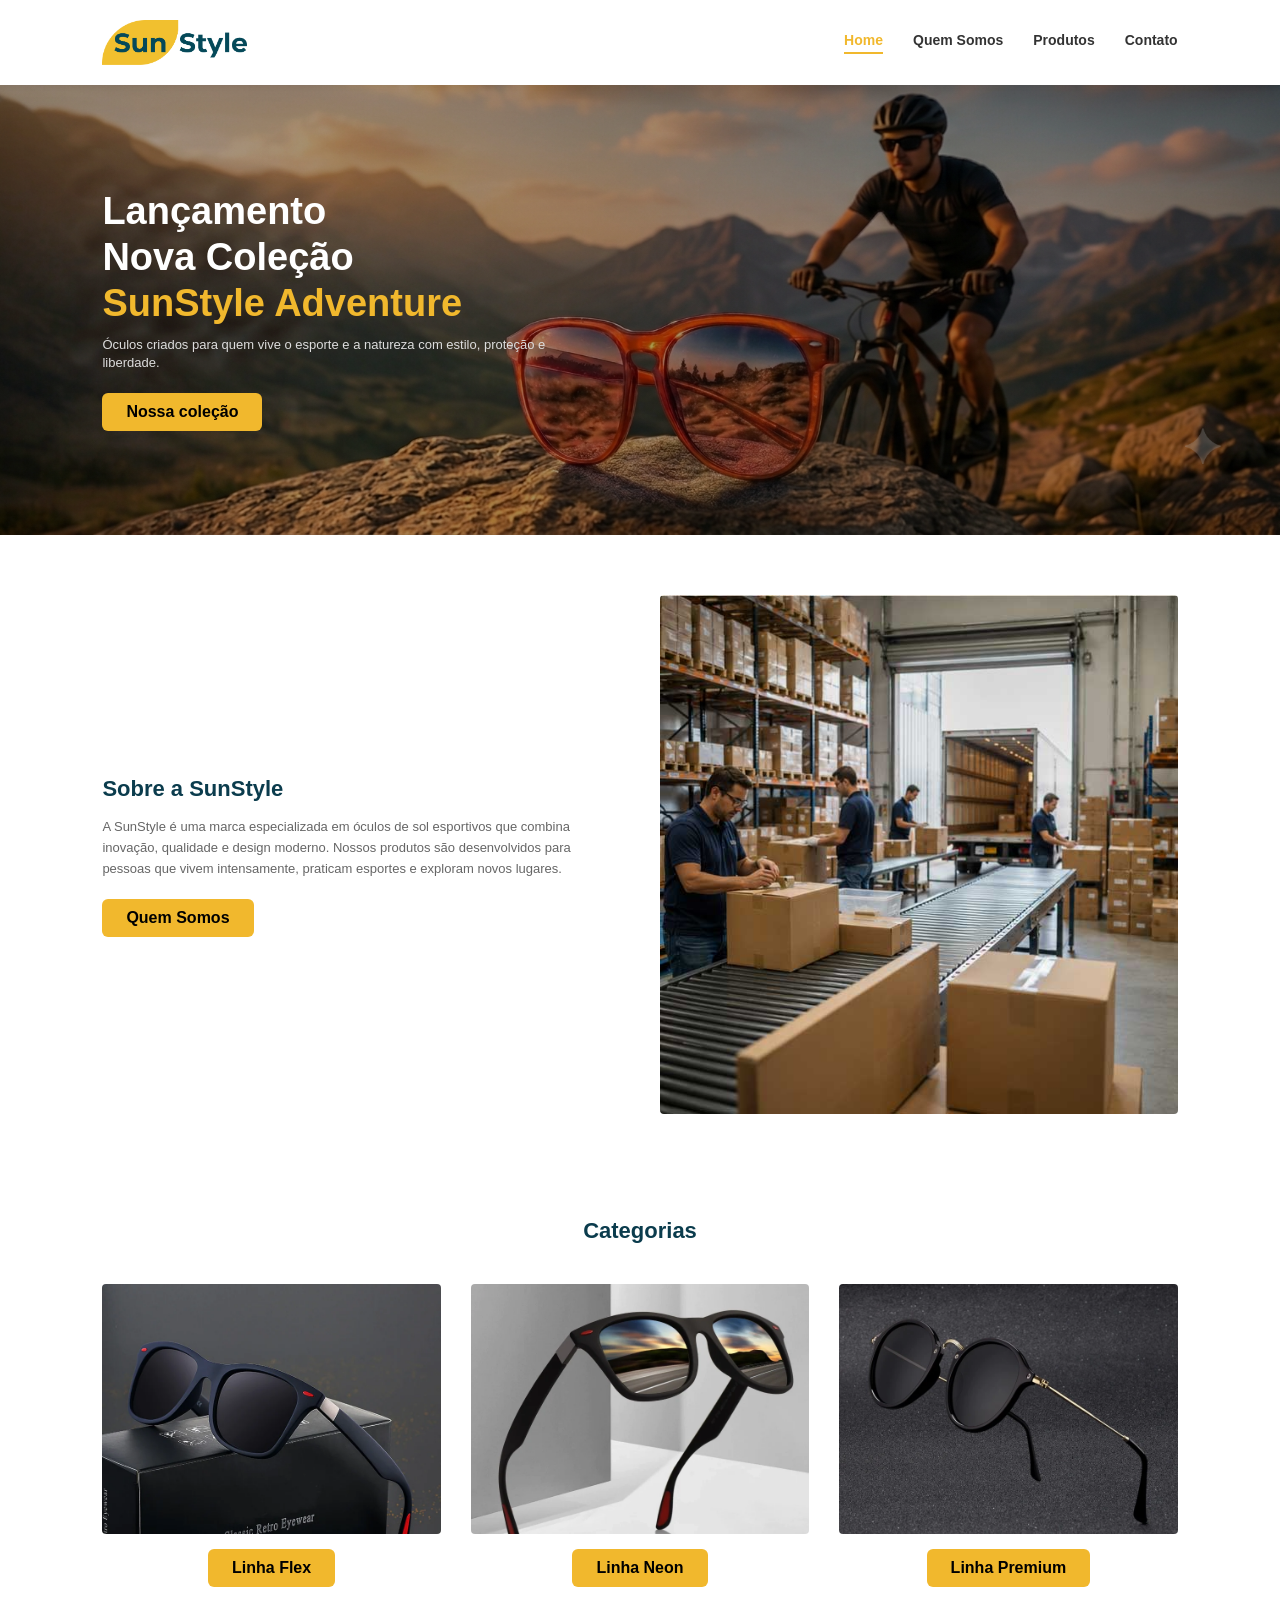
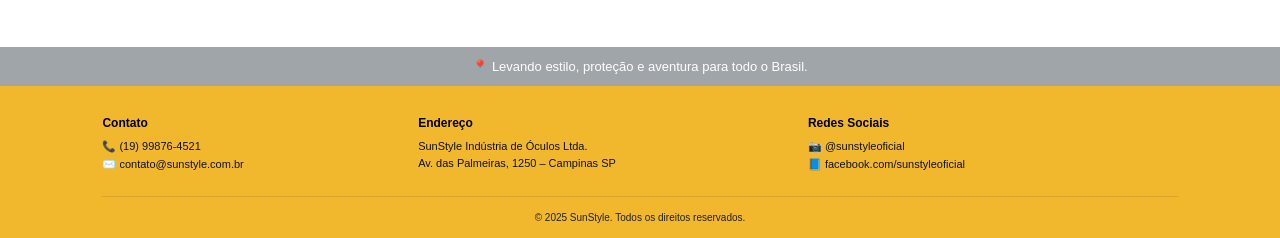
<file: index.html>
<!DOCTYPE html>
<html lang="pt-BR">
<head>
  <meta charset="UTF-8">
  <title>SunStyle - Página Inicial</title>
  <link rel="icon" type="image/png" href="./img/fav icon.png">
  <link rel="stylesheet" href="style.css">
</head>
<body>

  <header>
    <a href="index.html" class="logotipo"><img src="./img/sunstyle_logo1.png" alt="SunStyle"></a>
    <nav>
      <a href="index.html" class="ativo">Home</a>
      <a href="quem-somos.html">Quem Somos</a>
      <a href="produtos.html">Produtos</a>
      <a href="contato.html">Contato</a>
    </nav>
  </header>

  <section class="banner-principal">
    <div class="conteudo-banner">
      <h1>Lançamento<br>Nova Coleção<span>SunStyle Adventure</span></h1>
      <p>Óculos criados para quem vive o esporte e a natureza com estilo, proteção e liberdade.</p>
      <a href="produtos.html" class="botao-amarelo">Nossa coleção</a>
    </div>
  </section>

  <section class="resumo-sobre">
    <div class="texto-resumo-sobre">
      <h2>Sobre a SunStyle</h2>
      <p>A SunStyle é uma marca especializada em óculos de sol esportivos que combina inovação, qualidade e design moderno. Nossos produtos são desenvolvidos para pessoas que vivem intensamente, praticam esportes e exploram novos lugares.</p>
      <a href="quem-somos.html" class="botao-amarelo">Quem Somos</a>
    </div>
    <div class="imagem-resumo-sobre">
      <img src="./img/expedicao.jpg                                         " alt="Sede da empresa SunStyle">
    </div>
  </section>

  <section class="secao-categorias">
    <h2>Categorias</h2>
    <div class="grade-categorias">
      <div class="cartao-categoria">
        <img src="./img/flex 1.webp" alt="Linha Flex">
        <a href="linha-flex.html" class="botao-amarelo">Linha Flex</a>
      </div>
      <div class="cartao-categoria">
        <img src="./img/neon 1.webp" alt="Linha Neon">
        <a href="linha-neon.html" class="botao-amarelo">Linha Neon</a>
      </div>
      <div class="cartao-categoria">
        <img src="./img/premium 1.webp" alt="Linha Premium">
        <a href="linha-premium.html" class="botao-amarelo">Linha Premium</a>
      </div>
    </div>
  </section>

  <div class="barra-informativa">
    📍 Levando estilo, proteção e aventura para todo o Brasil.
  </div>

  <footer>
    <div class="rodape-topo">
      <div class="coluna-rodape">
        <h4>Contato</h4>
        <p>📞 (19) 99876-4521</p>
        <p>✉️ contato@sunstyle.com.br</p>
      </div>
      <div class="coluna-rodape">
        <h4>Endereço</h4>
        <p>SunStyle Indústria de Óculos Ltda.</p>
        <p>Av. das Palmeiras, 1250 – Campinas SP</p>
      </div>
      <div class="coluna-rodape">
        <h4>Redes Sociais</h4>
        <p>📷 @sunstyleoficial</p>
        <p>📘 facebook.com/sunstyleoficial</p>
      </div>
    </div>
    <div class="rodape-baixo">
      © 2025 SunStyle. Todos os direitos reservados.
    </div>
  </footer>

</body>
</html>
</file>
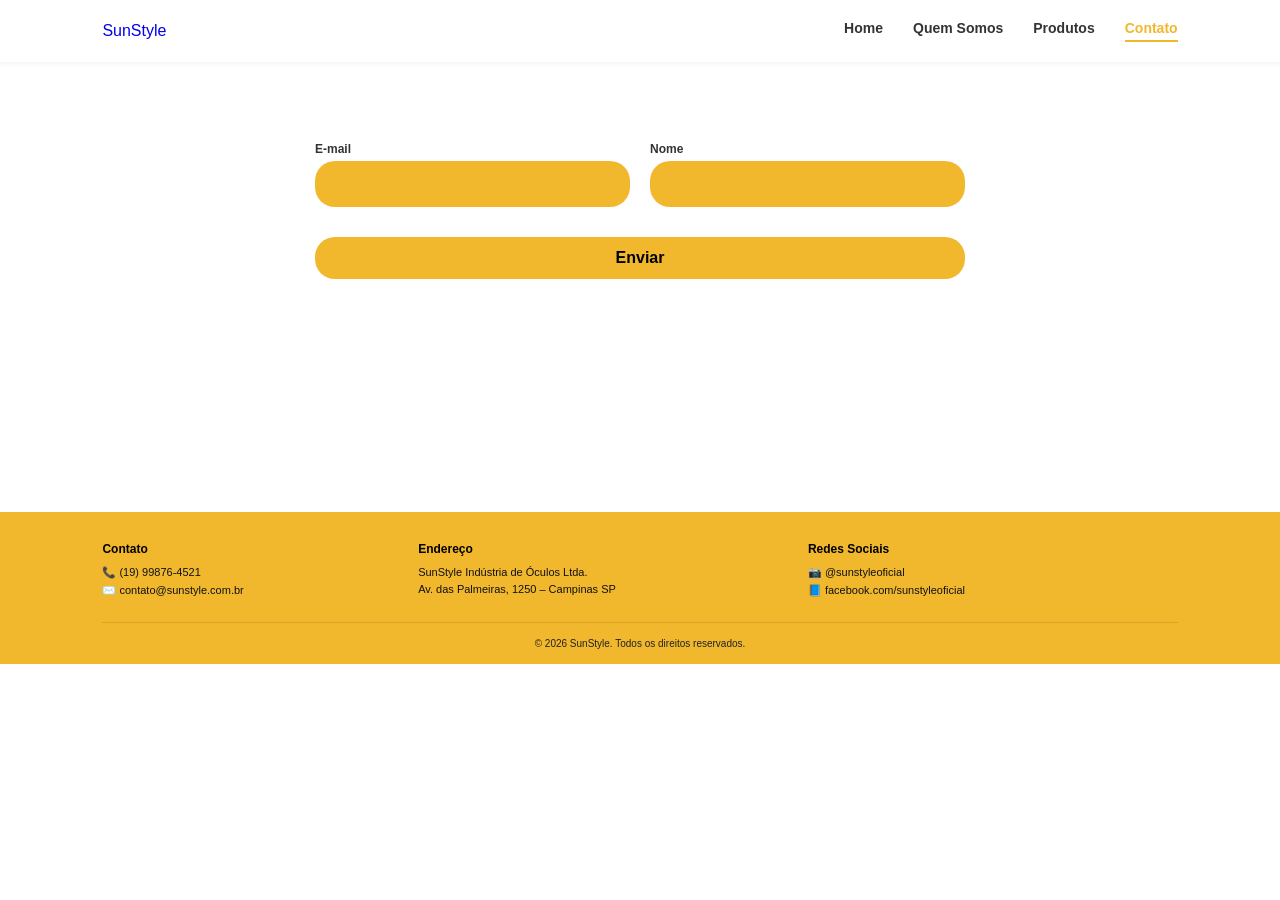
<file: contato.html>
<!DOCTYPE html>
<html lang="pt-BR">
<head>
  <meta charset="UTF-8">
  <title>SunStyle - Contato</title>
  <link rel="icon" type="image/png" href="./img/fav icon.png">
  <link rel="stylesheet" href="style.css">
</head>
<body>

  <header>
    <a href="index.html" class="logotipo"><span>Sun</span>Style</a>
    <nav>
      <a href="index.html">Home</a>
      <a href="quem-somos.html">Quem Somos</a>
      <a href="produtos.html">Produtos</a>
      <a href="contato.html" class="ativo">Contato</a>
    </nav>
  </header>

  <section class="pagina-contato">
    <form class="formulario-contato" onsubmit="event.preventDefault(); alert('Mensagem enviada com sucesso!');">
      <div class="linha-formulario">
        <div class="campo-formulario">
          <label for="email">E-mail</label>
          <input type="email" id="email" required>
        </div>
        <div class="campo-formulario">
          <label for="nome">Nome</label>
          <input type="text" id="nome" required>
        </div>
      </div>
      <button type="submit" class="botao-enviar">Enviar</button>
    </form>
  </section>

  <footer>
    <div class="rodape-topo">
      <div class="coluna-rodape">
        <h4>Contato</h4>
        <p>📞 (19) 99876-4521</p>
        <p>✉️ contato@sunstyle.com.br</p>
      </div>
      <div class="coluna-rodape">
        <h4>Endereço</h4>
        <p>SunStyle Indústria de Óculos Ltda.</p>
        <p>Av. das Palmeiras, 1250 – Campinas SP</p>
      </div>
      <div class="coluna-rodape">
        <h4>Redes Sociais</h4>
        <p>📷 @sunstyleoficial</p>
        <p>📘 facebook.com/sunstyleoficial</p>
      </div>
    </div>
    <div class="rodape-baixo">
      © 2026 SunStyle. Todos os direitos reservados.
    </div>
  </footer>

</body>
</html>
</file>
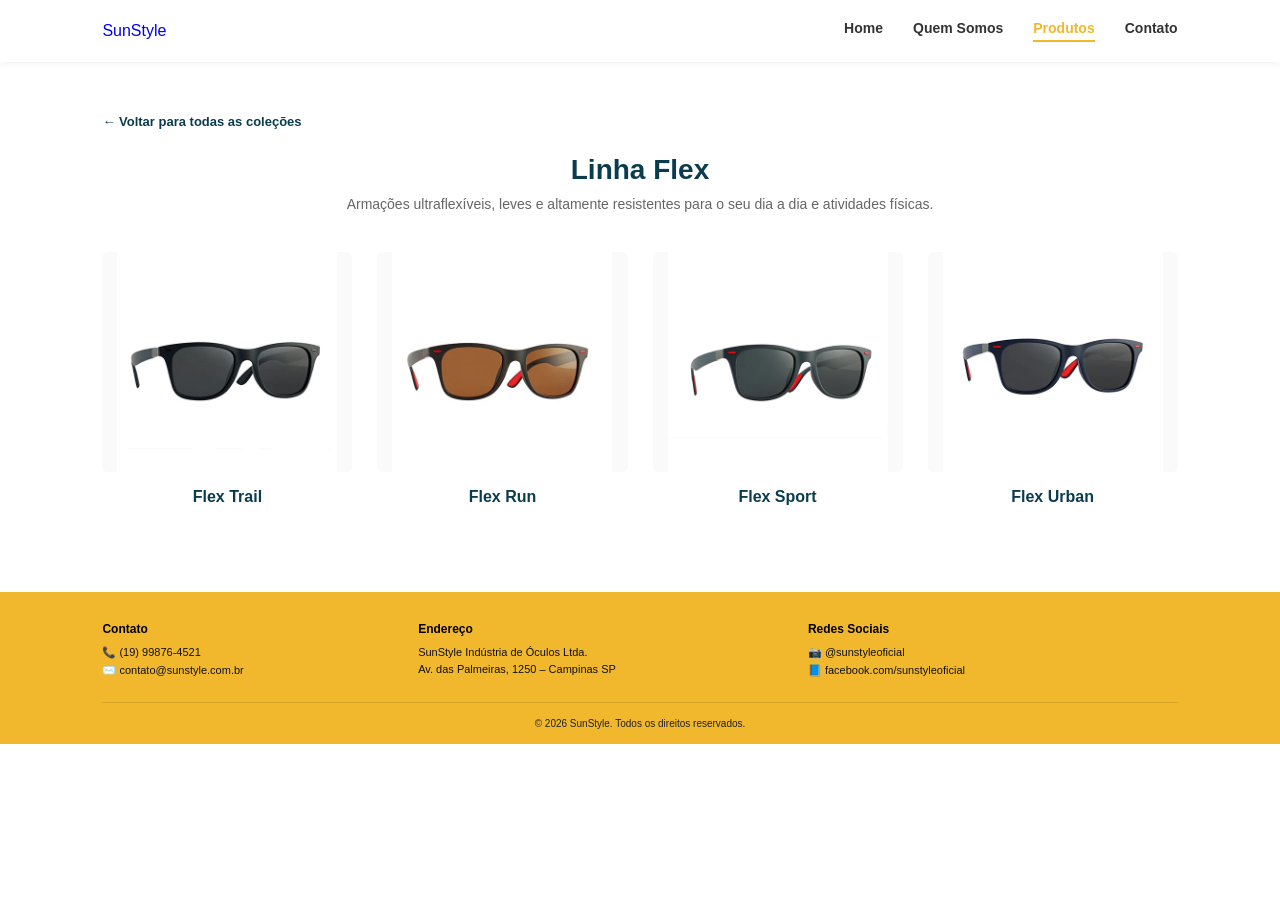
<file: linha-flex.html>
<!DOCTYPE html>
<html lang="pt-BR">
<head>
  <meta charset="UTF-8">
  <title>SunStyle - Linha Flex</title>
  <link rel="icon" type="image/png" href="./img/fav icon.png">
  <link rel="stylesheet" href="style.css">
</head>
<body>

  <header>
    <a href="index.html" class="logotipo"><span>Sun</span>Style</a>
    <nav>
      <a href="index.html">Home</a>
      <a href="quem-somos.html">Quem Somos</a>
      <a href="produtos.html" class="ativo">Produtos</a>
      <a href="contato.html">Contato</a>
    </nav>
  </header>

  <main class="pagina-produtos">
    <a href="produtos.html" class="link-voltar">← Voltar para todas as coleções</a>
    
    <div class="cabecalho-pagina">
      <h1>Linha Flex</h1>
      <p>Armações ultraflexíveis, leves e altamente resistentes para o seu dia a dia e atividades físicas.</p>
    </div>

    <div class="grade-produtos-4">
      <div class="item-produto">
        <img src="./img/flex 2.webp" alt="Flex Trail">
        <h3>Flex Trail</h3>
      </div>
      <div class="item-produto">
        <img src="./img/flex 3.webp" alt="Flex Run">
        <h3>Flex Run</h3>
      </div>
      <div class="item-produto">
        <img src="./img/flex 4.webp" alt="Flex Sport">
        <h3>Flex Sport</h3>
      </div>
      <div class="item-produto">
        <img src="./img/flex 5.webp" alt="Flex Urban">
        <h3>Flex Urban</h3>
      </div>
    </div>
  </main>

  <footer>
    <div class="rodape-topo">
      <div class="coluna-rodape">
        <h4>Contato</h4>
        <p>📞 (19) 99876-4521</p>
        <p>✉️ contato@sunstyle.com.br</p>
      </div>
      <div class="coluna-rodape">
        <h4>Endereço</h4>
        <p>SunStyle Indústria de Óculos Ltda.</p>
        <p>Av. das Palmeiras, 1250 – Campinas SP</p>
      </div>
      <div class="coluna-rodape">
        <h4>Redes Sociais</h4>
        <p>📷 @sunstyleoficial</p>
        <p>📘 facebook.com/sunstyleoficial</p>
      </div>
    </div>
    <div class="rodape-baixo">
      © 2026 SunStyle. Todos os direitos reservados.
    </div>
  </footer>

</body>
</html>
</file>
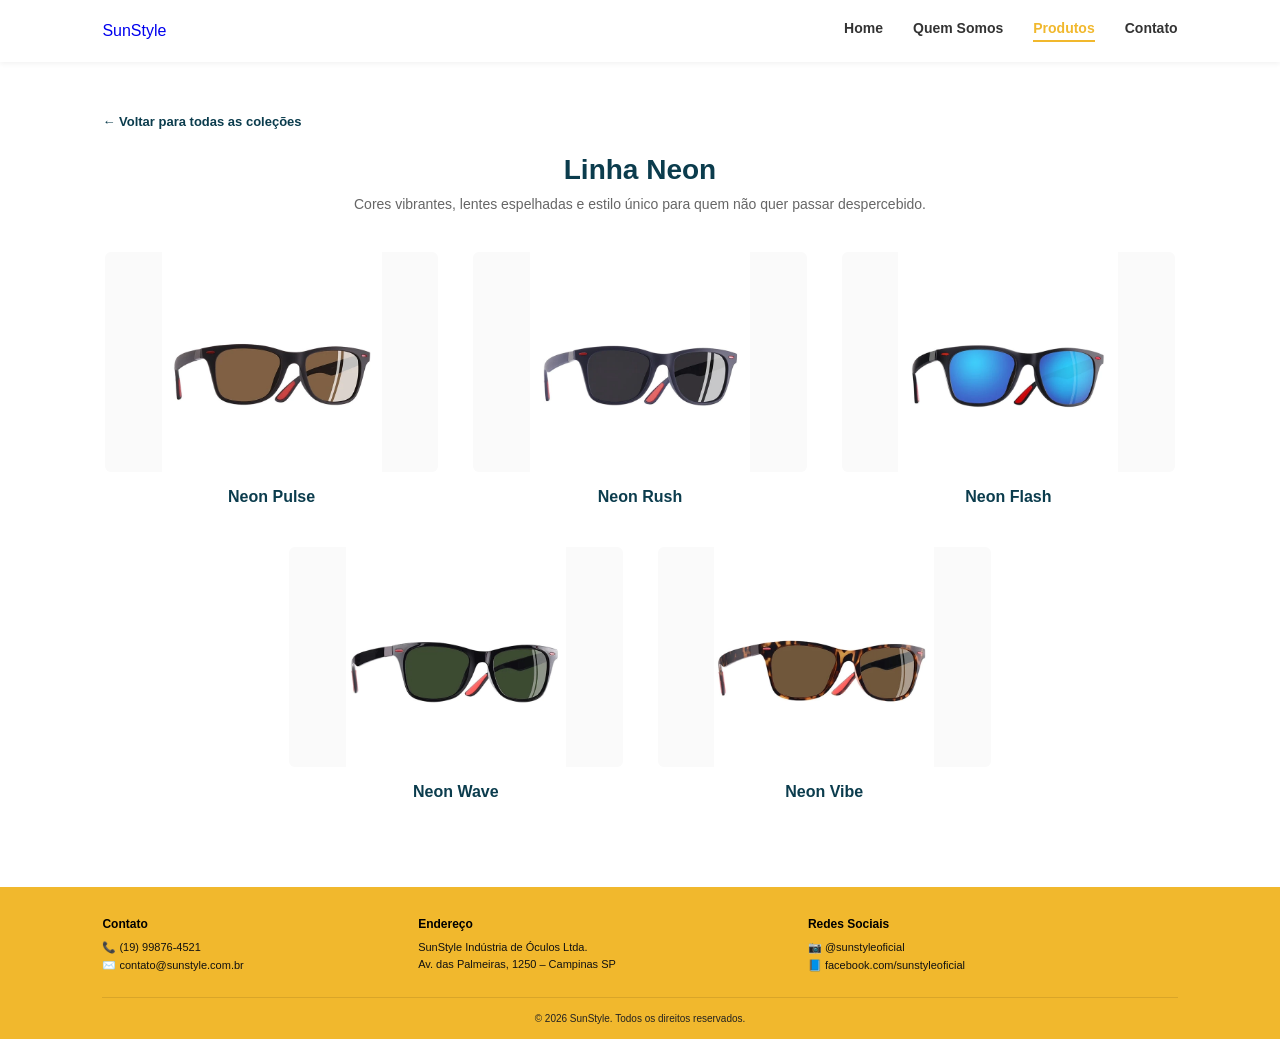
<file: linha-neon.html>
<!DOCTYPE html>
<html lang="pt-BR">
<head>
  <meta charset="UTF-8">
  <title>SunStyle - Linha Neon</title>
  <link rel="icon" type="image/png" href="./img/fav icon.png">
  <link rel="stylesheet" href="style.css">
</head>
<body>

  <header>
    <a href="index.html" class="logotipo"><span>Sun</span>Style</a>
    <nav>
      <a href="index.html">Home</a>
      <a href="quem-somos.html">Quem Somos</a>
      <a href="produtos.html" class="ativo">Produtos</a>
      <a href="contato.html">Contato</a>
    </nav>
  </header>

  <main class="pagina-produtos">
    <a href="produtos.html" class="link-voltar">← Voltar para todas as coleções</a>

    <div class="cabecalho-pagina">
      <h1>Linha Neon</h1>
      <p>Cores vibrantes, lentes espelhadas e estilo único para quem não quer passar despercebido.</p>
    </div>

    <div class="grade-produtos-3">
      <div class="item-produto">
        <img src="./img/neon 2.webp" alt="Neon Pulse">
        <h3>Neon Pulse</h3>
      </div>
      <div class="item-produto">
        <img src="./img/neon 3.webp" alt="Neon Rush">
        <h3>Neon Rush</h3>
      </div>
      <div class="item-produto">
        <img src="./img/neon 4.webp" alt="Neon Flash">
        <h3>Neon Flash</h3>
      </div>
      <div class="item-produto">
        <img src="./img/neon 5.webp" alt="Neon Wave">
        <h3>Neon Wave</h3>
      </div>
      <div class="item-produto">
        <img src="./img/neon 6.webp" alt="Neon Vibe">
        <h3>Neon Vibe</h3>
      </div>
    </div>
  </main>

  <footer>
    <div class="rodape-topo">
      <div class="coluna-rodape">
        <h4>Contato</h4>
        <p>📞 (19) 99876-4521</p>
        <p>✉️ contato@sunstyle.com.br</p>
      </div>
      <div class="coluna-rodape">
        <h4>Endereço</h4>
        <p>SunStyle Indústria de Óculos Ltda.</p>
        <p>Av. das Palmeiras, 1250 – Campinas SP</p>
      </div>
      <div class="coluna-rodape">
        <h4>Redes Sociais</h4>
        <p>📷 @sunstyleoficial</p>
        <p>📘 facebook.com/sunstyleoficial</p>
      </div>
    </div>
    <div class="rodape-baixo">
      © 2026 SunStyle. Todos os direitos reservados.
    </div>
  </footer>

</body>
</html>
</file>
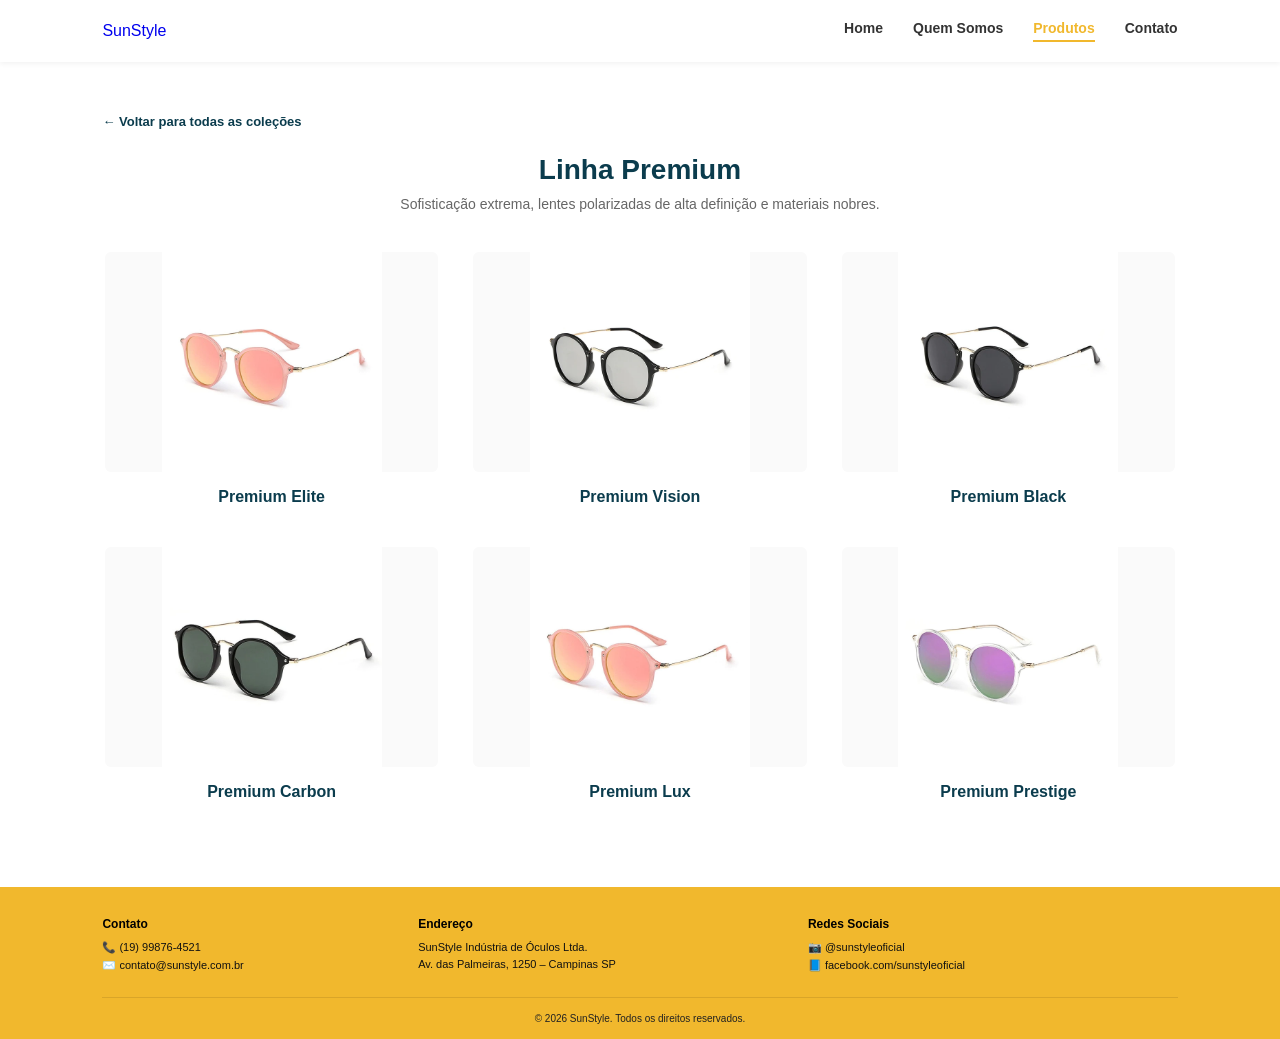
<file: linha-premium.html>
<!DOCTYPE html>
<html lang="pt-BR">
<head>
  <meta charset="UTF-8">
  <title>SunStyle - Linha Premium</title>
  <link rel="stylesheet" href="style.css">
</head>
<body>

  <header>
    <a href="index.html" class="logotipo"><span>Sun</span>Style</a>
    <nav>
      <a href="index.html">Home</a>
      <a href="quem-somos.html">Quem Somos</a>
      <a href="produtos.html" class="ativo">Produtos</a>
      <a href="contato.html">Contato</a>
    </nav>
  </header>

  <main class="pagina-produtos">
    <a href="produtos.html" class="link-voltar">← Voltar para todas as coleções</a>

    <div class="cabecalho-pagina">
      <h1>Linha Premium</h1>
      <p>Sofisticação extrema, lentes polarizadas de alta definição e materiais nobres.</p>
    </div>

    <div class="grade-produtos-3">
      <div class="item-produto">
        <img src="./img/premium 2.webp" alt="Premium Elite">
        <h3>Premium Elite</h3>
      </div>
      <div class="item-produto">
        <img src="./img/premium 3.webp" alt="Premium Vision">
        <h3>Premium Vision</h3>
      </div>
      <div class="item-produto">
        <img src="./img/premium 4.webp" alt="Premium Black">
        <h3>Premium Black</h3>
      </div>
      <div class="item-produto">
        <img src="./img/premium 5.webp" alt="Premium Carbon">
        <h3>Premium Carbon</h3>
      </div>
      <div class="item-produto">
        <img src="./img/premium 6.webp" alt="Premium Lux">
        <h3>Premium Lux</h3>
      </div>
      <div class="item-produto">
        <img src="./img/premium 7.webp" alt="Premium Prestige">
        <h3>Premium Prestige</h3>
      </div>
    </div>
  </main>

  <footer>
    <div class="rodape-topo">
      <div class="coluna-rodape">
        <h4>Contato</h4>
        <p>📞 (19) 99876-4521</p>
        <p>✉️ contato@sunstyle.com.br</p>
      </div>
      <div class="coluna-rodape">
        <h4>Endereço</h4>
        <p>SunStyle Indústria de Óculos Ltda.</p>
        <p>Av. das Palmeiras, 1250 – Campinas SP</p>
      </div>
      <div class="coluna-rodape">
        <h4>Redes Sociais</h4>
        <p>📷 @sunstyleoficial</p>
        <p>📘 facebook.com/sunstyleoficial</p>
      </div>
    </div>
    <div class="rodape-baixo">
      © 2026 SunStyle. Todos os direitos reservados.
    </div>
  </footer>

</body>
</html>
</file>
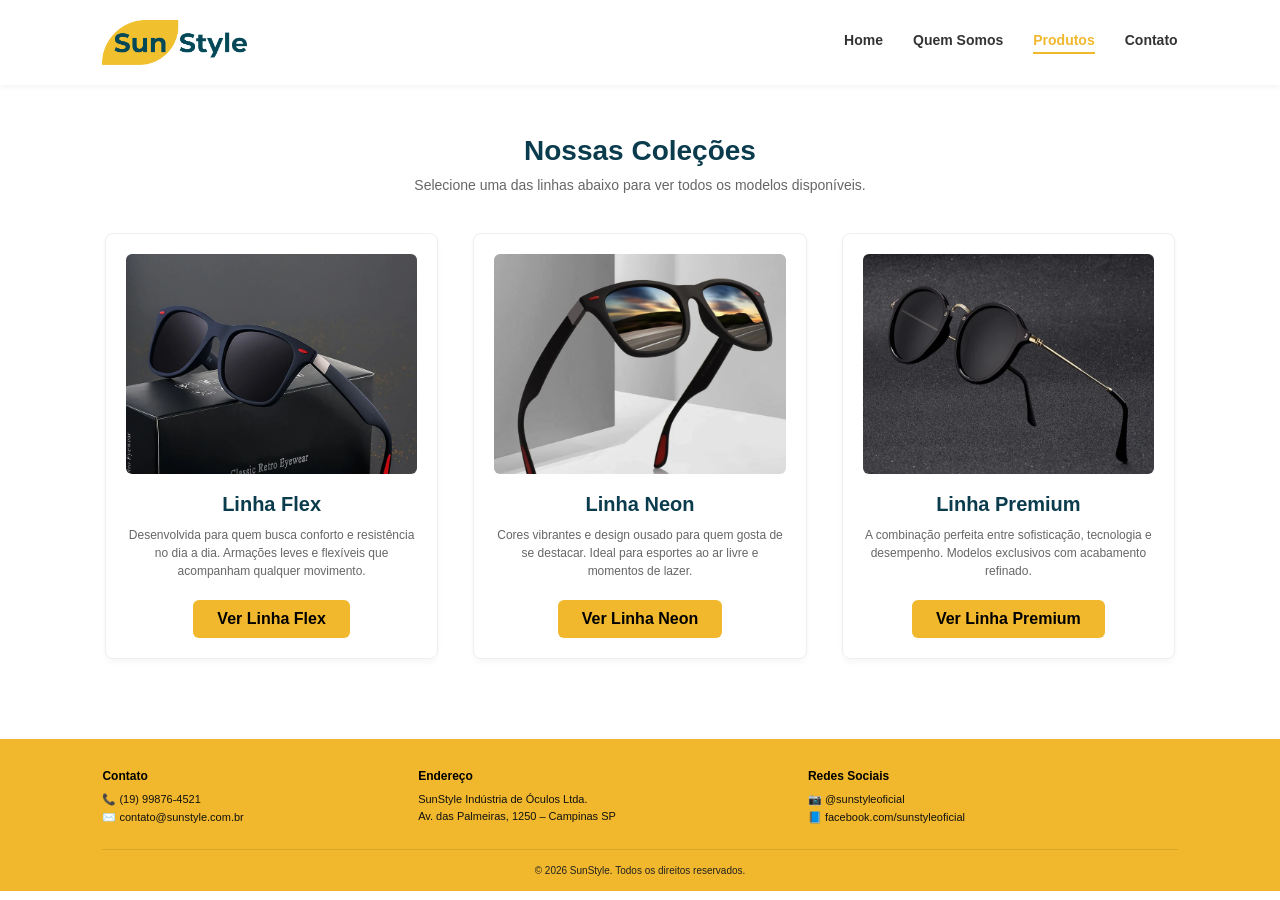
<file: produtos.html>
<!DOCTYPE html>
<html lang="pt-BR">
<head>
  <meta charset="UTF-8">
  <title>SunStyle - Nossas Coleções</title>
  <link rel="icon" type="image/png" href="./img/fav icon.png">
  <link rel="stylesheet" href="style.css">
</head>
<body>

  <header>
    <a href="index.html" class="logotipo"><img src="./img/sunstyle_logo1.png" alt="SunStyle"></a>
    <nav>
      <a href="index.html">Home</a>
      <a href="quem-somos.html">Quem Somos</a>
      <a href="produtos.html" class="ativo">Produtos</a>
      <a href="contato.html">Contato</a>
    </nav>
  </header>

  <main class="pagina-produtos">
    <div class="cabecalho-pagina">
      <h1>Nossas Coleções</h1>
      <p>Selecione uma das linhas abaixo para ver todos os modelos disponíveis.</p>
    </div>

    <div class="grade-produtos-3">
      <div class="cartao-colecao">
        <img src="./img/flex 1.webp" alt="Linha Flex">
        <h3>Linha Flex</h3>
        <p>Desenvolvida para quem busca conforto e resistência no dia a dia. Armações leves e flexíveis que acompanham qualquer movimento.</p>
        <a href="linha-flex.html" class="botao-amarelo">Ver Linha Flex</a>
      </div>

      <div class="cartao-colecao">
        <img src="./img/neon 1.webp" alt="Linha Neon">
        <h3>Linha Neon</h3>
        <p>Cores vibrantes e design ousado para quem gosta de se destacar. Ideal para esportes ao ar livre e momentos de lazer.</p>
        <a href="linha-neon.html" class="botao-amarelo">Ver Linha Neon</a>
      </div>

      <div class="cartao-colecao">
        <img src="./img/premium 1.webp" alt="Linha Premium">
        <h3>Linha Premium</h3>
        <p>A combinação perfeita entre sofisticação, tecnologia e desempenho. Modelos exclusivos com acabamento refinado.</p>
        <a href="linha-premium.html" class="botao-amarelo">Ver Linha Premium</a>
      </div>
    </div>
  </main>

  <footer>
    <div class="rodape-topo">
      <div class="coluna-rodape">
        <h4>Contato</h4>
        <p>📞 (19) 99876-4521</p>
        <p>✉️ contato@sunstyle.com.br</p>
      </div>
      <div class="coluna-rodape">
        <h4>Endereço</h4>
        <p>SunStyle Indústria de Óculos Ltda.</p>
        <p>Av. das Palmeiras, 1250 – Campinas SP</p>
      </div>
      <div class="coluna-rodape">
        <h4>Redes Sociais</h4>
        <p>📷 @sunstyleoficial</p>
        <p>📘 facebook.com/sunstyleoficial</p>
      </div>
    </div>
    <div class="rodape-baixo">
      © 2026 SunStyle. Todos os direitos reservados.
    </div>
  </footer>

</body>
</html>
</file>
<file: style.css>
* {
  margin: 0;
  padding: 0;
  box-sizing: border-box;
  font-family: Arial, Helvetica, sans-serif;
}

body {
  background-color: #ffffff;
  color: #333333;
}

/* CABEÇALHO E NAVEGAÇÃO */
header {
  display: flex;
  justify-content: space-between;
  align-items: center;
  padding: 20px 8%;
  background-color: #ffffff;
  box-shadow: 0 2px 5px rgba(0,0,0,0.05);
  position: sticky;
  top: 0;
  z-index: 1000;
}

.logotipo {
  display: flex;
  align-items: center;
  text-decoration: none;
}

.logotipo img {
  height: 45px;
  width: auto;
  display: block;
}

nav {
  display: flex;
  gap: 30px;
}

nav a {
  text-decoration: none;
  color: #333333;
  font-weight: bold;
  font-size: 14px;
  padding-bottom: 4px;
  border-bottom: 2px solid transparent;
  transition: all 0.3s;
}

nav a:hover,
nav a.ativo {
  color: #f1b82d;
  border-bottom: 2px solid #f1b82d;
}

/* BOTÃO PADRÃO */
.botao-amarelo {
  background-color: #f1b82d;
  color: #000000;
  border: none;
  padding: 10px 24px;
  font-weight: bold;
  border-radius: 6px;
  cursor: pointer;
  text-decoration: none;
  display: inline-block;
  text-align: center;
  transition: background 0.3s;
}

.botao-amarelo:hover {
  background-color: #d9a320;
}

/* PÁGINA INICIAL */
.banner-principal {
  position: relative;
  background: linear-gradient(rgba(0,0,0,0.35), rgba(0,0,0,0.35)), url('./img/meu-banner.png') center/cover;
  height: 450px;
  display: flex;
  align-items: center;
  padding: 0 8%;
  color: #ffffff;
}

.conteudo-banner {
  max-width: 500px;
}

.conteudo-banner h1 {
  font-size: 38px;
  line-height: 1.2;
  margin-bottom: 10px;
}

.conteudo-banner h1 span {
  color: #f1b82d;
  display: block;
}

.conteudo-banner p {
  font-size: 13px;
  margin-bottom: 20px;
  line-height: 1.4;
  color: #dddddd;
}

.resumo-sobre {
  display: flex;
  align-items: center;
  justify-content: space-between;
  padding: 60px 8%;
  gap: 40px;
}

.texto-resumo-sobre {
  flex: 1;
}

.texto-resumo-sobre h2 {
  color: #0b3c4d;
  font-size: 22px;
  margin-bottom: 15px;
}

.texto-resumo-sobre p {
  font-size: 13px;
  color: #666;
  line-height: 1.6;
  margin-bottom: 20px;
}

.imagem-resumo-sobre {
  flex: 1;
}

.imagem-resumo-sobre img {
  width: 100%;
  border-radius: 4px;
  object-fit: cover;
}

.secao-categorias {
  text-align: center;
  padding: 40px 8% 60px 8%;
}

.secao-categorias h2 {
  color: #0b3c4d;
  font-size: 22px;
  margin-bottom: 40px;
}

.grade-categorias {
  display: grid;
  grid-template-columns: repeat(3, 1fr);
  gap: 30px;
}

.cartao-categoria {
  display: flex;
  flex-direction: column;
  align-items: center;
}

.cartao-categoria img {
  width: 100%;
  height: 250px;
  object-fit: cover;
  border-radius: 4px;
  margin-bottom: 15px;
}

.barra-informativa {
  background-color: #a0a5aa;
  color: #ffffff;
  text-align: center;
  padding: 12px;
  font-size: 13px;
}

/* PÁGINA QUEM SOMOS */
.detalhes-sobre {
  display: flex;
  padding: 60px 8%;
  gap: 50px;
  align-items: center;
}

.imagem-detalhes-sobre {
  flex: 1;
}

.imagem-detalhes-sobre img {
  width: 100%;
  border-radius: 4px;
}

.texto-detalhes-sobre {
  flex: 1;
}

.texto-detalhes-sobre h2 {
  color: #0b3c4d;
  font-size: 24px;
  margin-bottom: 15px;
}

.texto-detalhes-sobre p {
  font-size: 12px;
  color: #555;
  line-height: 1.6;
  margin-bottom: 10px;
}

.secao-compromisso {
  text-align: center;
  padding: 40px 8%;
}

.secao-compromisso h2 {
  color: #0b3c4d;
  font-size: 22px;
  margin-bottom: 8px;
}

.secao-compromisso p.subtitulo {
  font-size: 12px;
  color: #666;
  margin-bottom: 40px;
}

.grade-compromisso {
  display: grid;
  grid-template-columns: repeat(4, 1fr);
  gap: 20px;
}

.item-compromisso {
  display: flex;
  flex-direction: column;
  align-items: center;
}

.item-compromisso img {
  width: 60px;
  height: 60px;
  margin-bottom: 15px;
}

.item-compromisso h4 {
  color: #0b3c4d;
  font-size: 14px;
}

.secao-equipe {
  padding: 40px 8% 60px 8%;
  text-align: center;
}

.secao-equipe h2 {
  color: #0b3c4d;
  font-size: 22px;
  margin-bottom: 40px;
}

.grade-equipe {
  display: grid;
  grid-template-columns: repeat(4, 1fr);
  gap: 20px;
}

.cartao-equipe {
  text-align: left;
}

.cartao-equipe img {
  width: 100%;
  height: 220px;
  object-fit: cover;
  object-position: top; /* Centraliza o enquadramento no topo/rosto */
  border-radius: 4px;
  margin-bottom: 10px;}


.cartao-equipe h3 {
  color: #0b3c4d;
  font-size: 16px;
}

.cartao-equipe p.cargo {
  font-size: 10px;
  color: #777;
  margin-bottom: 5px;
}

.cartao-equipe p.descricao {
  font-size: 10px;
  color: #555;
  line-height: 1.3;
}

/* PÁGINAS DE PRODUTOS E COLEÇÕES */
.pagina-produtos {
  padding: 50px 8% 80px 8%;
}

.cabecalho-pagina {
  text-align: center;
  margin-bottom: 40px;
}

.cabecalho-pagina h1 {
  color: #0b3c4d;
  font-size: 28px;
  margin-bottom: 10px;
}

.cabecalho-pagina p {
  color: #666;
  font-size: 14px;
  max-width: 600px;
  margin: 0 auto;
}

.grade-produtos-3 {
  display: flex;
  flex-wrap: wrap;
  justify-content: center; /* Centraliza a última linha incompleta */
  gap: 35px;
}

.grade-produtos-3 .item-produto,
.grade-produtos-3 .cartao-colecao {
  width: calc(33.333% - 25px); /* Garante no máximo 3 itens por linha */
  min-width: 250px; /* Evita que os cards fiquem espremidos em telas menores */
  box-sizing: border-box;
}

.grade-produtos-4 {
  display: grid;
  grid-template-columns: repeat(4, 1fr);
  gap: 25px;
}

.cartao-colecao {
  border: 1px solid #eee;
  border-radius: 8px;
  padding: 20px;
  text-align: center;
  box-shadow: 0 4px 6px rgba(0,0,0,0.03);
}

.cartao-colecao img {
  width: 100%;
  height: 220px;
  object-fit: cover;
  border-radius: 6px;
  margin-bottom: 15px;
}

.cartao-colecao h3 {
  color: #0b3c4d;
  font-size: 20px;
  margin-bottom: 10px;
}

.cartao-colecao p {
  font-size: 12px;
  color: #666;
  line-height: 1.5;
  margin-bottom: 20px;
}

.item-produto {
  text-align: center;
}

.item-produto img {
  width: 100%;
  height: 220px;
  object-fit: contain;
  background: #fafafa;
  border-radius: 6px;
  margin-bottom: 12px;
}

.item-produto h3 {
  color: #0b3c4d;
  font-size: 16px;
  margin-bottom: 6px;
}

.link-voltar {
  display: inline-block;
  margin-bottom: 25px;
  color: #0b3c4d;
  text-decoration: none;
  font-weight: bold;
  font-size: 13px;
}

.link-voltar:hover {
  color: #f1b82d;
}

/* PÁGINA DE CONTATO */
.pagina-contato {
  padding: 80px 8%;
  display: flex;
  flex-direction: column;
  align-items: center;
  min-height: 50vh;
}

.formulario-contato {
  width: 100%;
  max-width: 650px;
  display: flex;
  flex-direction: column;
  gap: 20px;
}

.linha-formulario {
  display: flex;
  gap: 20px;
}

.campo-formulario {
  flex: 1;
  display: flex;
  flex-direction: column;
}

.campo-formulario label {
  font-size: 12px;
  font-weight: bold;
  margin-bottom: 5px;
}

.campo-formulario input {
  background-color: #f1b82d;
  border: none;
  padding: 15px;
  border-radius: 20px;
  outline: none;
  font-size: 14px;
  color: #333;
}

.formulario-contato .botao-enviar {
  background-color: #f1b82d;
  border: none;
  padding: 12px;
  border-radius: 20px;
  font-weight: bold;
  font-size: 16px;
  cursor: pointer;
  margin-top: 10px;
}

/* RODAPÉ */
footer {
  background-color: #f1b82d;
  padding: 30px 8% 15px 8%;
}

.rodape-topo {
  display: grid;
  grid-template-columns: 1.2fr 1.5fr 1.5fr;
  gap: 20px;
  padding-bottom: 20px;
  border-bottom: 1px solid rgba(0,0,0,0.1);
  font-size: 11px;
}

.coluna-rodape h4 {
  font-size: 12px;
  margin-bottom: 10px;
  color: #000;
}

.coluna-rodape p {
  margin-bottom: 5px;
  color: #111;
}

.rodape-baixo {
  text-align: center;
  padding-top: 15px;
  font-size: 10px;
  color: #222;
}
</file>
